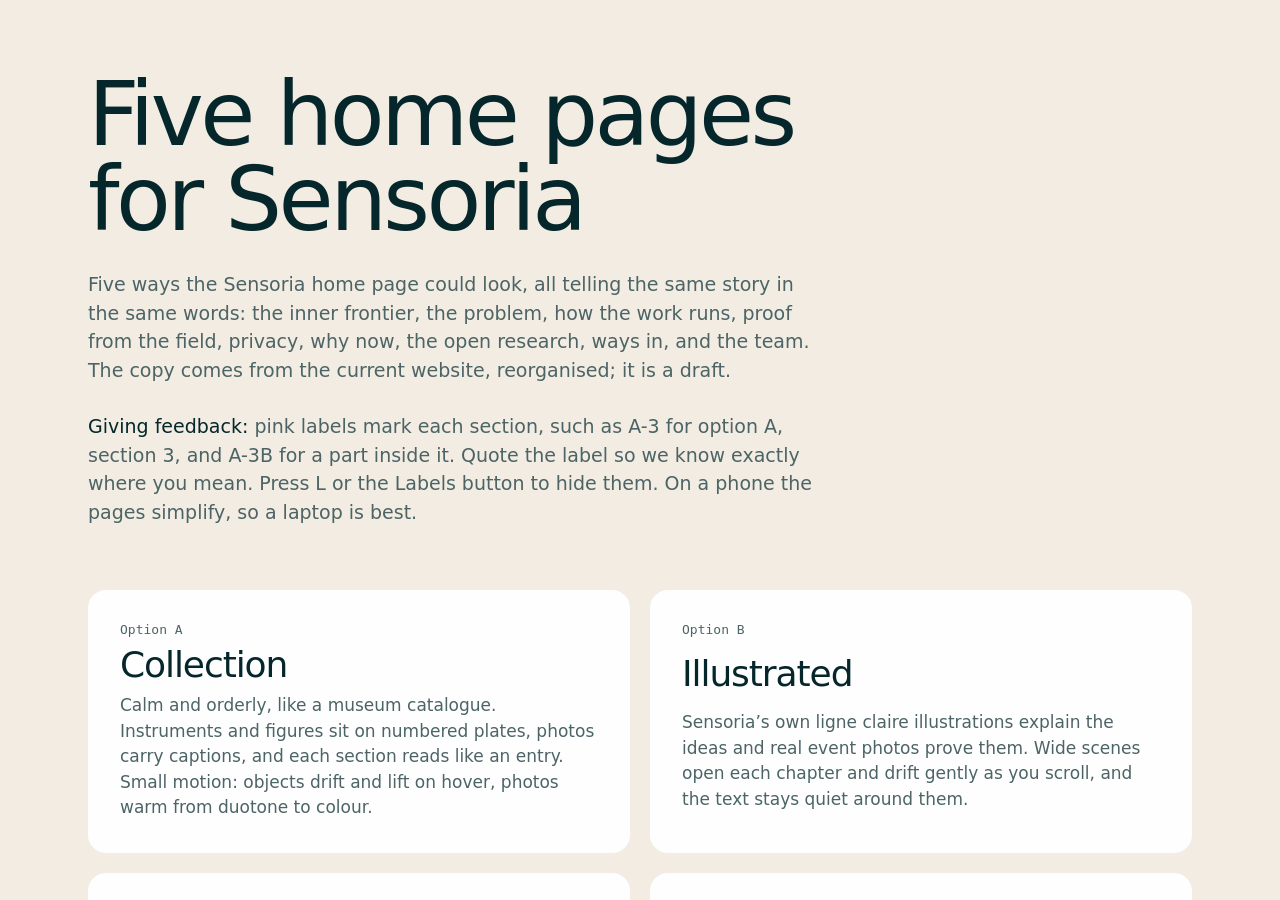
<file: index.html>
<!doctype html>
<meta charset="utf-8"><meta name="robots" content="noindex, nofollow"><title>Sensoria · Home page options</title>
<meta http-equiv="refresh" content="0; url=round-8/"><a href="round-8/">Sensoria home page options</a>
</file>
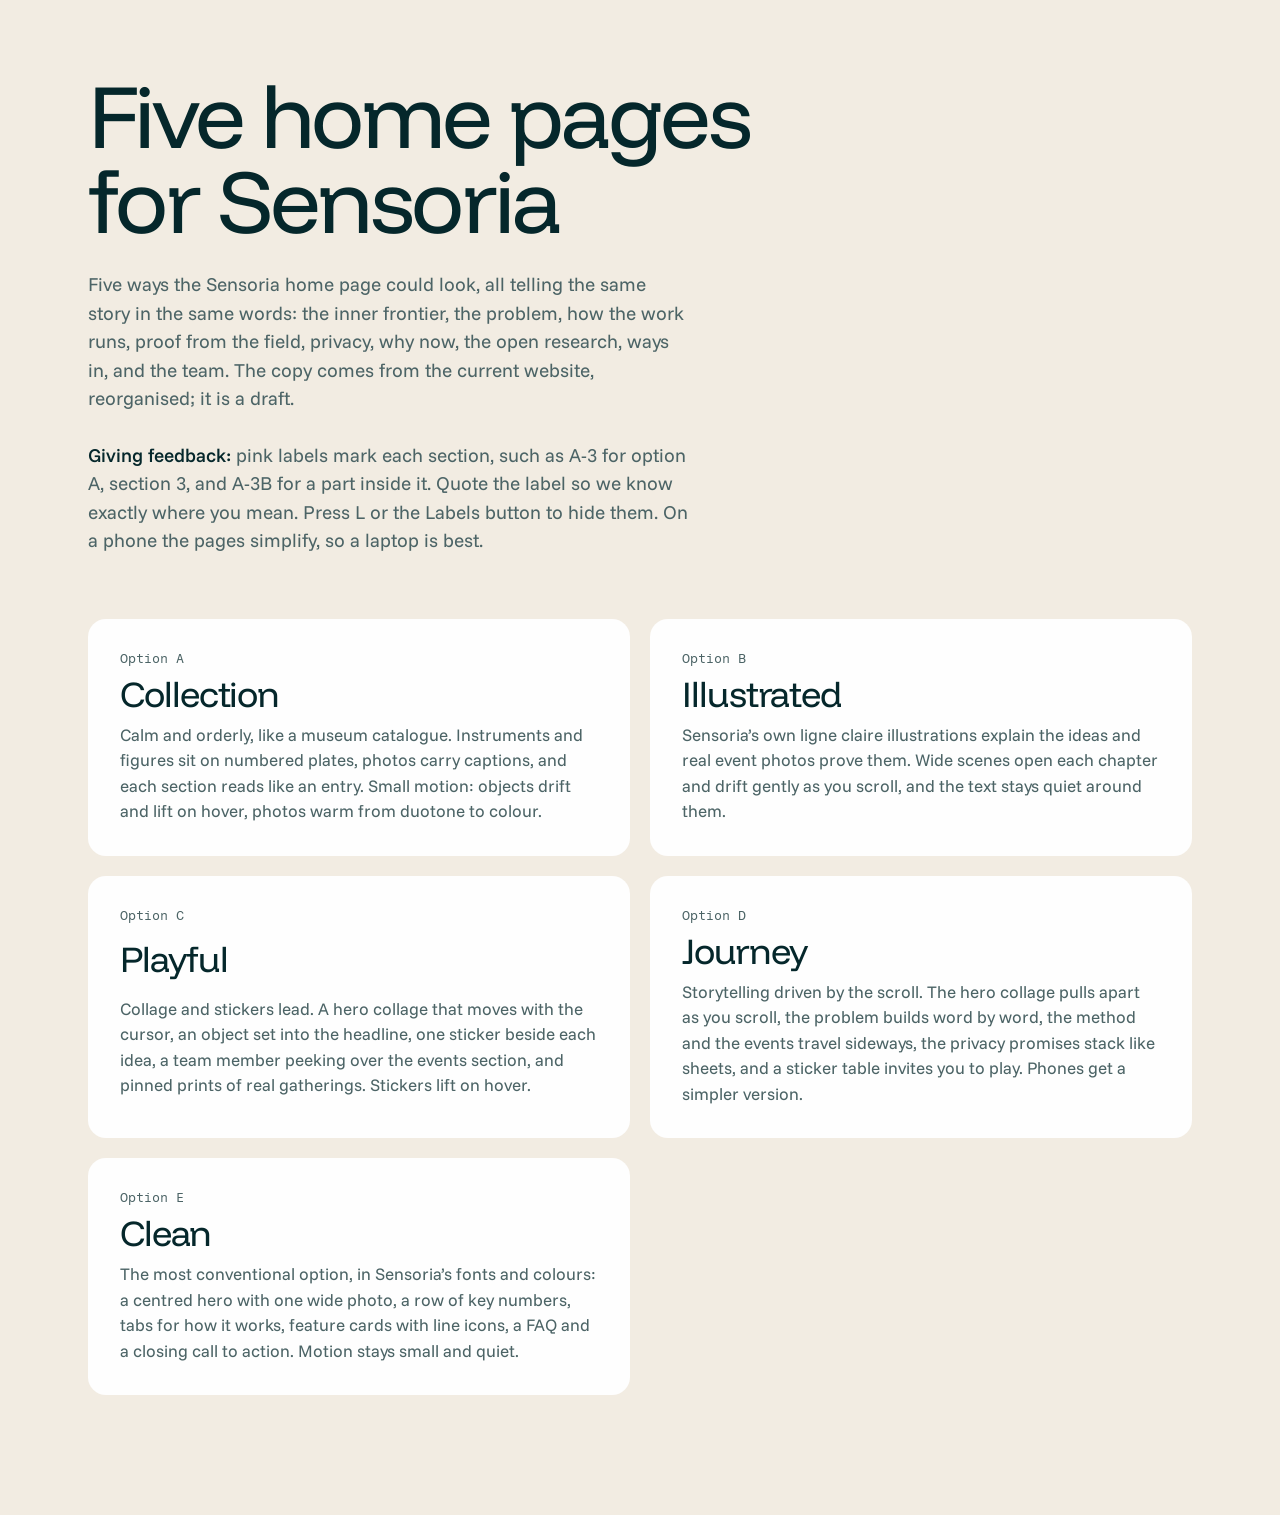
<file: round-8/index.html>
<!doctype html>
<html lang="en">
<head>
  <meta charset="utf-8">
  <meta name="viewport" content="width=device-width, initial-scale=1">
  <meta name="robots" content="noindex, nofollow">
  <title>Sensoria home page options</title>
  <link rel="stylesheet" href="https://fonts.googleapis.com/css2?family=Funnel+Display:wght@300..800&family=Funnel+Sans:wght@300..800&family=Fragment+Mono&display=swap">
  <style>
    :root { --ground: #F2ECE2; --ink: #05272B; --ink-2: #4C6466; }
    * { box-sizing: border-box; margin: 0; padding: 0; }
    html { background: var(--ground); color: var(--ink); }
    body { font: 17px/1.5 'Funnel Sans', system-ui, sans-serif; -webkit-font-smoothing: antialiased; }
    .wrap { max-width: 1200px; margin: 0 auto; padding: 72px 48px 120px; }
    h1 { font: 400 clamp(48px, 7vw, 96px)/.95 'Funnel Display', system-ui, sans-serif; letter-spacing: -.04em; max-width: 13ch; }
    .intro { max-width: 60ch; color: var(--ink-2); margin-top: 28px; font-size: 19px; }
    .grid { display: grid; grid-template-columns: 1fr 1fr; gap: 20px; margin-top: 64px; }
    .card { display: grid; gap: 10px; padding: 32px; border-radius: 18px; background: #FEFEFE; text-decoration: none; color: inherit; transition: transform .2s; }
    .card:hover { transform: translateY(-3px); }
    .card:focus-visible { outline: 2px solid var(--ink); outline-offset: 3px; }
    .card b { font: 400 13px 'Fragment Mono', monospace; color: var(--ink-2); }
    .card h2 { font: 400 36px/1 'Funnel Display', system-ui, sans-serif; letter-spacing: -.03em; }
    .card p { color: var(--ink-2); }
    @media (max-width: 760px) { .wrap { padding: 40px 16px 64px; } .grid { grid-template-columns: 1fr; } }
  </style>
</head>
<body>
  <main class="wrap">
    <h1>Five home pages for Sensoria</h1>
    <p class="intro">Five ways the Sensoria home page could look, all telling the same story in the same words: the inner frontier, the problem, how the work runs, proof from the field, privacy, why now, the open research, ways in, and the team. The copy comes from the current website, reorganised; it is a draft.</p>
    <p class="intro"><b style="color:var(--ink);font-weight:500">Giving feedback:</b> pink labels mark each section, such as A-3 for option A, section 3, and A-3B for a part inside it. Quote the label so we know exactly where you mean. Press L or the Labels button to hide them. On a phone the pages simplify, so a laptop is best.</p>
    <div class="grid" id="grid"></div>
  </main>
  <script>window.DIRECTIONS = [];</script>
  <script src="../round-5/directions/base.js"></script>
  <script src="../round-5/directions/kit.js"></script>
  <script src="content.js"></script>
  <script src="directions/collection.js"></script>
  <script src="directions/illustrated.js"></script>
  <script src="directions/playful.js"></script>
  <script src="directions/journey.js"></script>
  <script src="directions/clean.js"></script>
  <script>
    document.getElementById('grid').innerHTML = window.LAYOUTS.map((d, i) => `
      <a class="card" href="page.html?d=${d.id}"><b>Option ${String.fromCharCode(65 + i)}</b><h2>${d.name}</h2><p>${d.idea}</p></a>`).join('');
  </script>
</body>
</html>
</file>
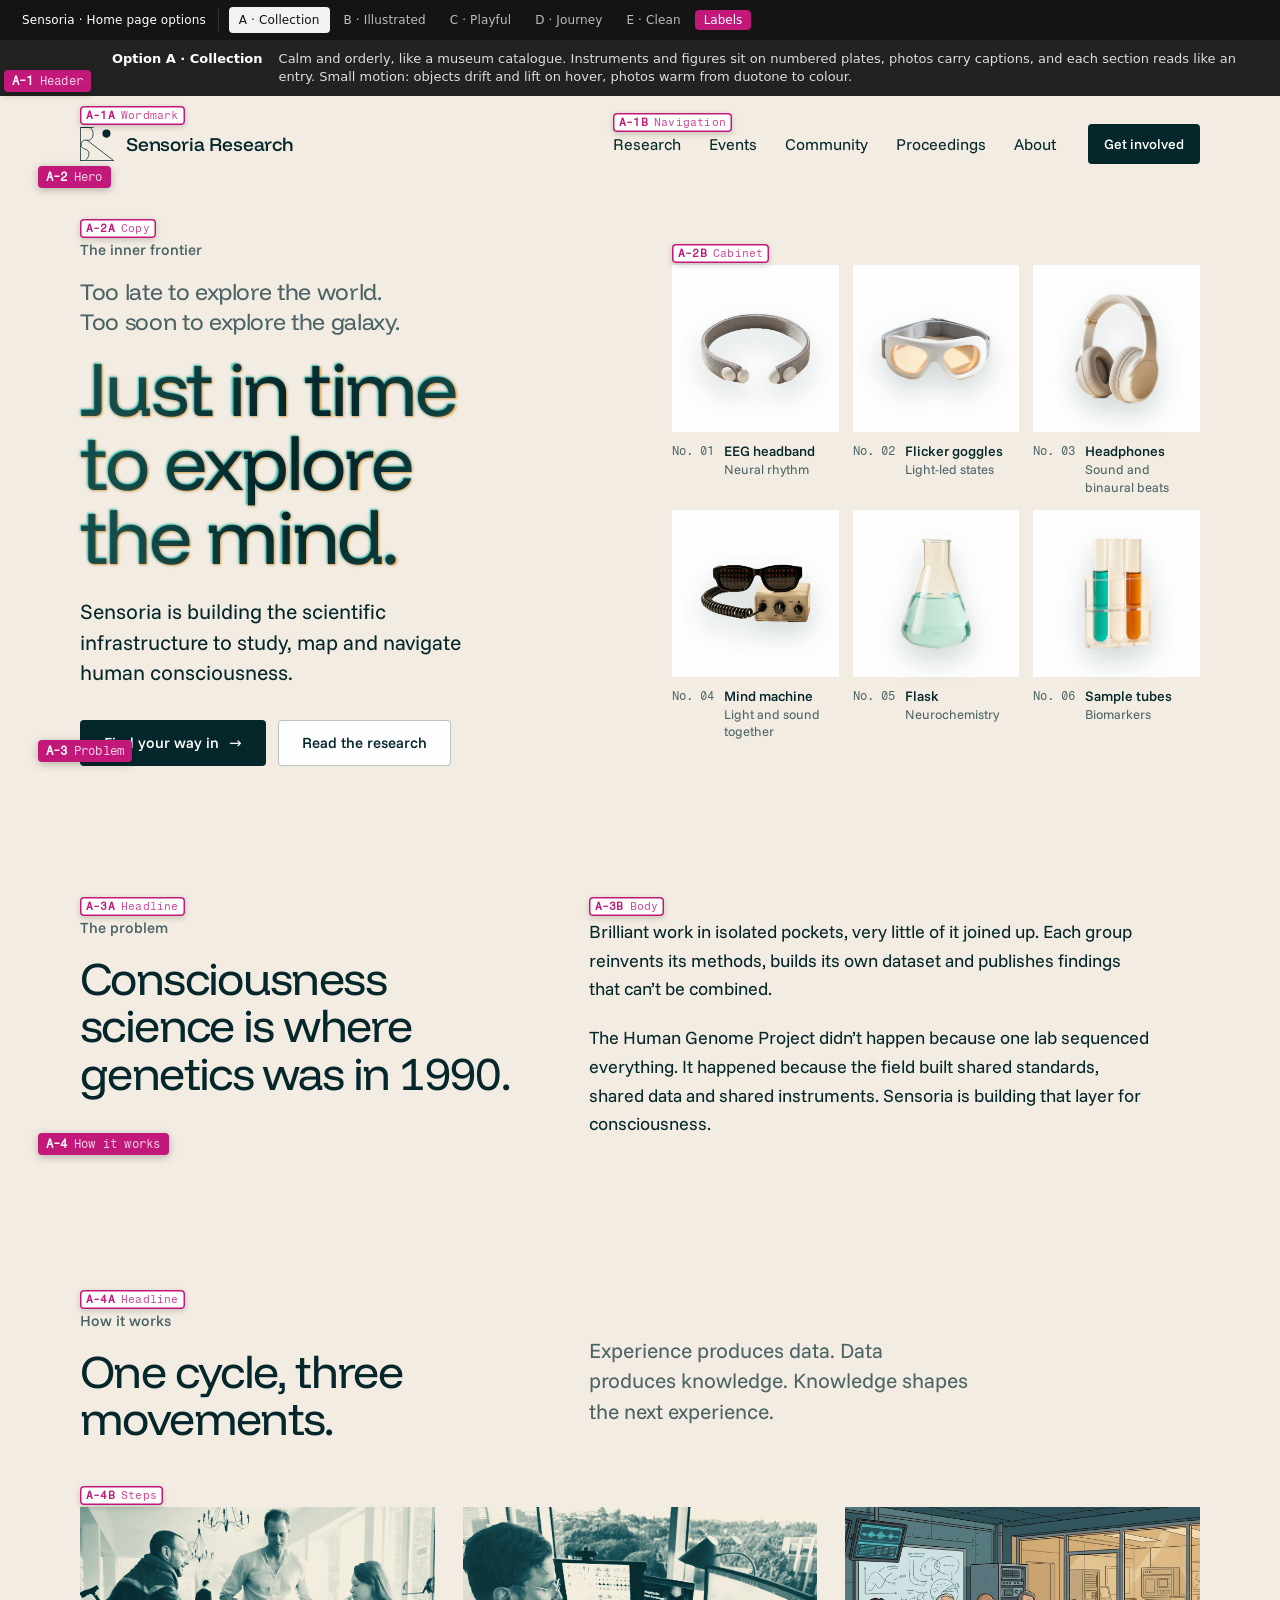
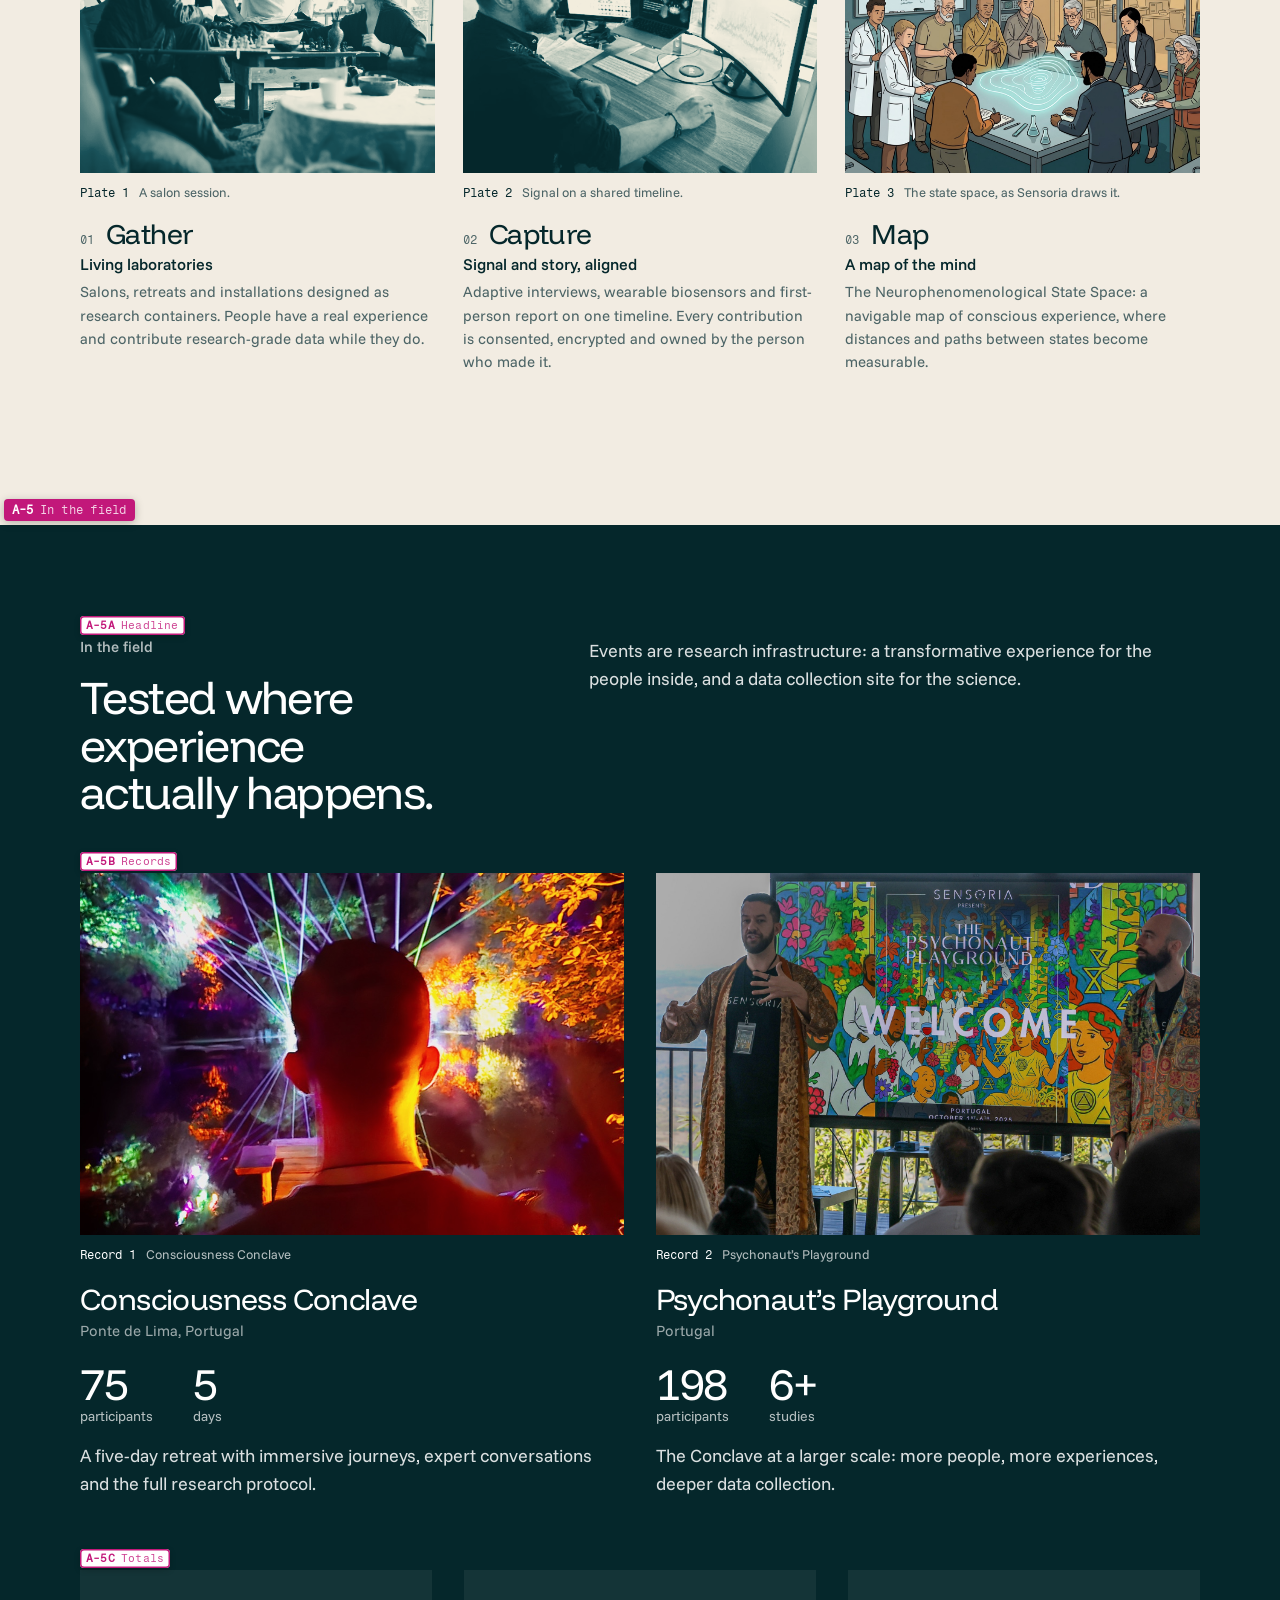
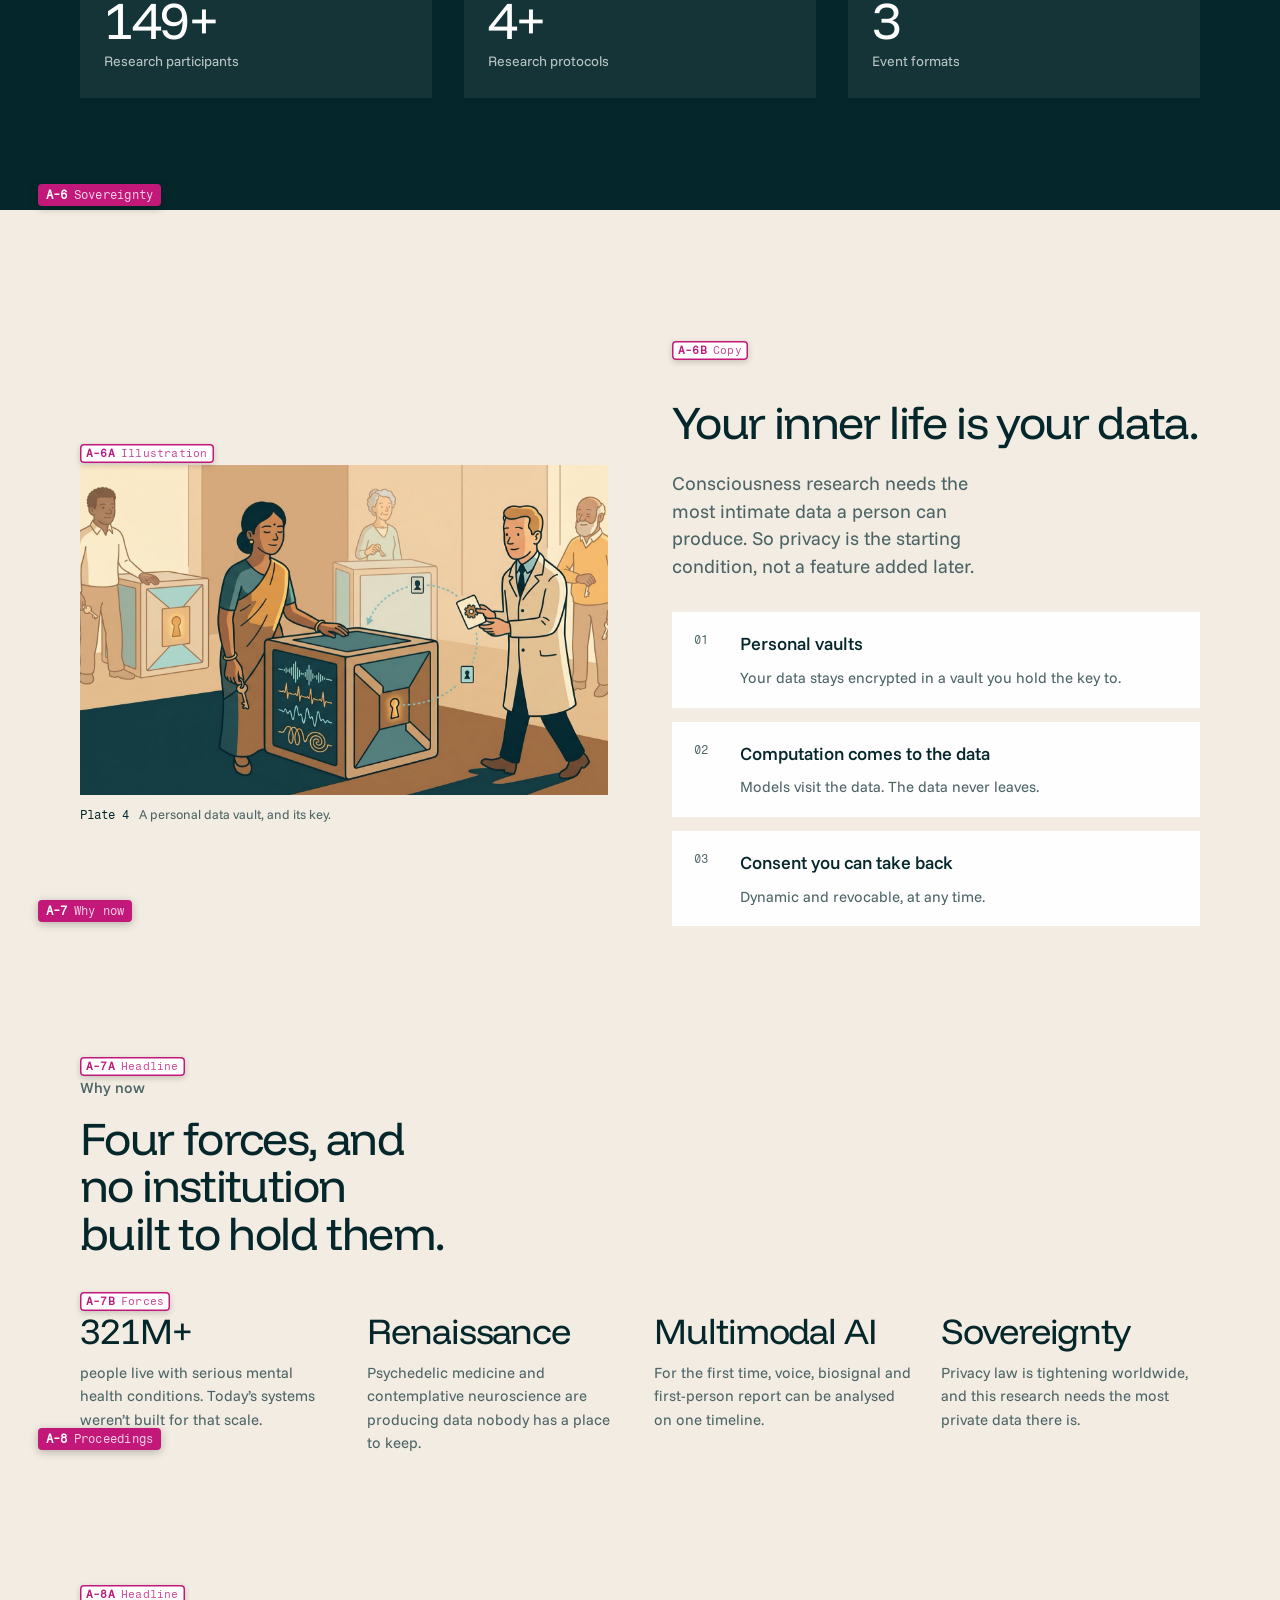
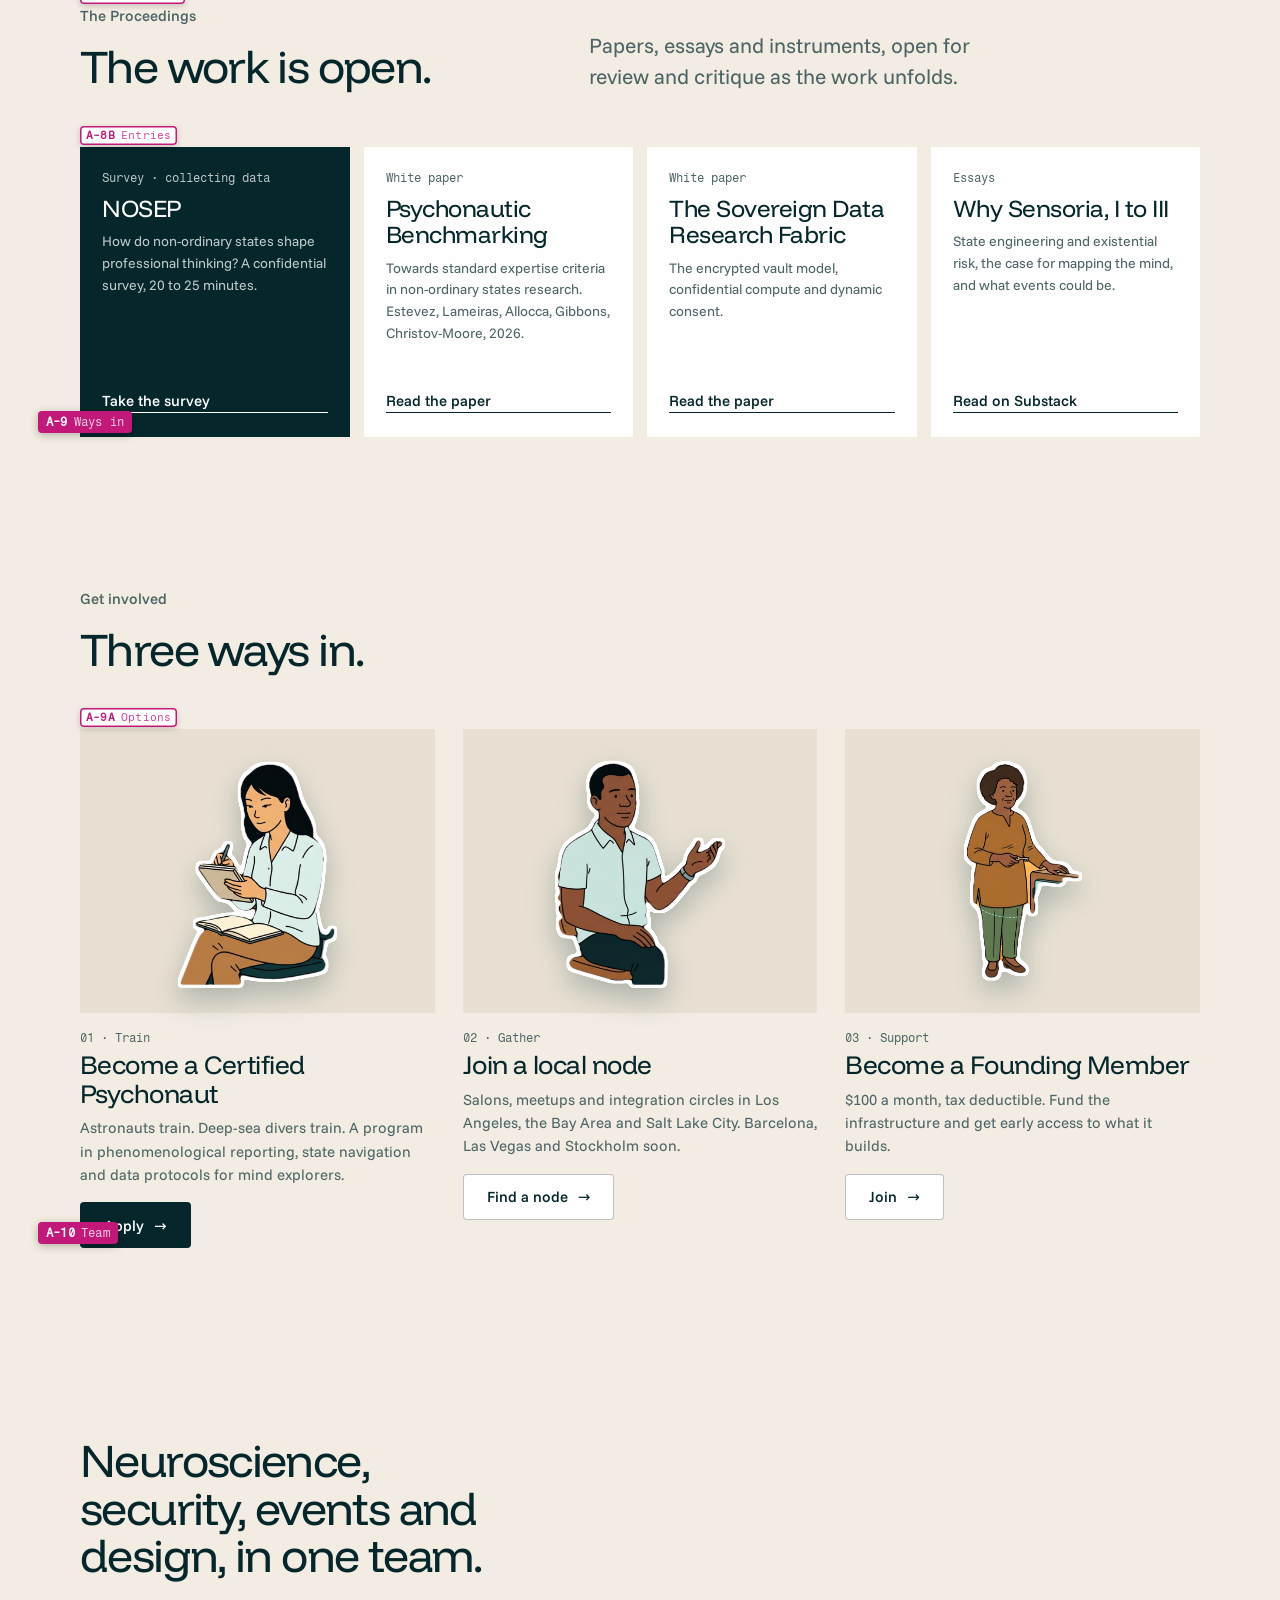
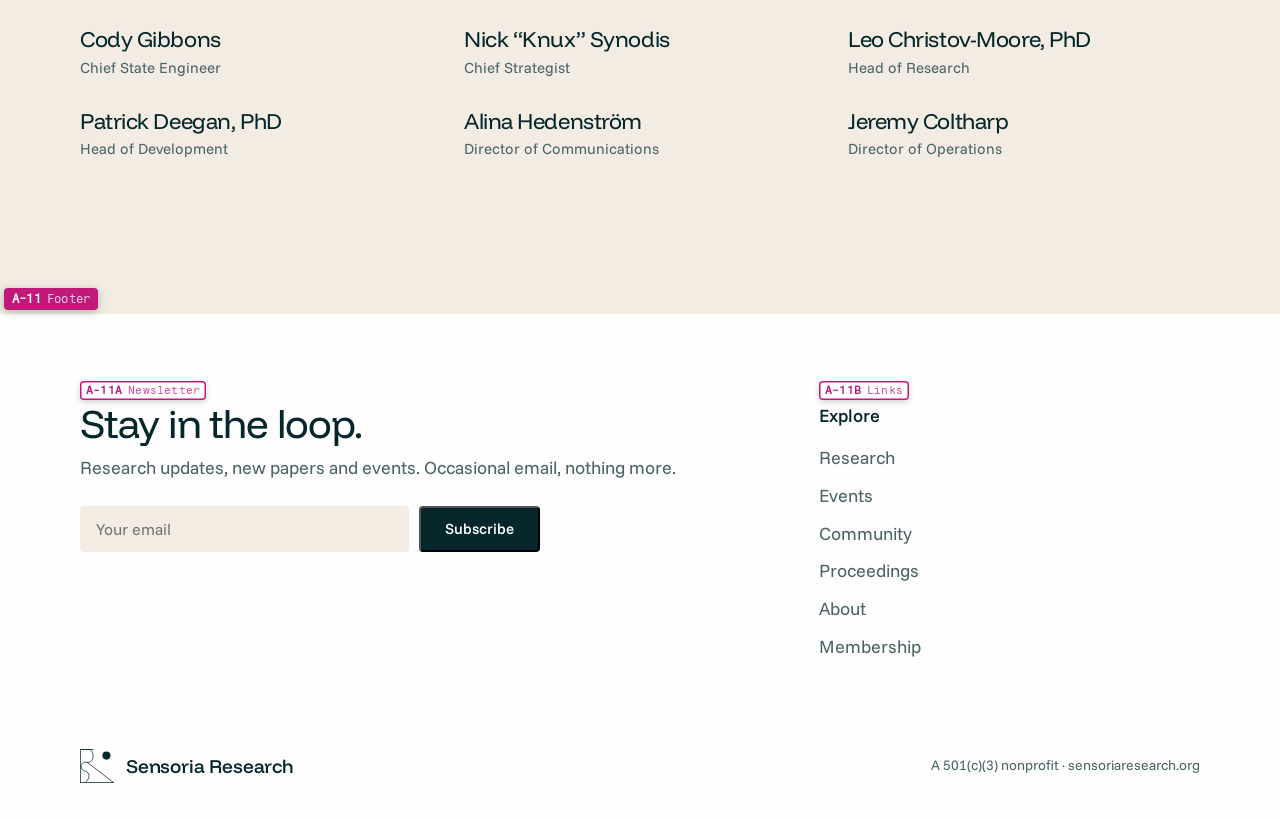
<file: round-8/page.html>
<!doctype html>
<html lang="en">
<head>
  <meta charset="utf-8">
  <meta name="viewport" content="width=device-width, initial-scale=1">
  <meta name="robots" content="noindex, nofollow">
  <title>Sensoria round 8</title>
  <link rel="preconnect" href="https://fonts.googleapis.com">
  <link rel="preconnect" href="https://fonts.gstatic.com" crossorigin>
  <link rel="stylesheet" href="https://fonts.googleapis.com/css2?family=Funnel+Display:wght@300..800&family=Funnel+Sans:ital,wght@0,300..800;1,300..800&family=Fragment+Mono&display=swap">
  <link rel="stylesheet" href="../round-5/core.css">
  <link rel="stylesheet" href="directions/journey.css">
  <style>
    .r5-intro { display: flex; gap: 16px; align-items: baseline; padding: 10px 16px 10px 112px; background: #222; color: #ddd; font: 13px/1.4 ui-sans-serif, system-ui, sans-serif; }
    .r5-intro b { color: #fff; font-weight: 600; white-space: nowrap; }
    html.rv-off .r5-intro { display: none; }
  </style>
</head>
<body>
  <svg class="defs" id="defs" aria-hidden="true"></svg>
  <div id="app"></div>
  <script>window.DIRECTIONS = [];</script>
  <script src="../round-5/directions/base.js"></script>
  <script src="../round-5/directions/kit.js"></script>
  <script src="content.js"></script>
  <script src="directions/collection.js"></script>
  <script src="directions/illustrated.js"></script>
  <script src="directions/playful.js"></script>
  <script src="directions/journey.js"></script>
  <script src="directions/clean.js"></script>
</body>
</html>
</file>
<file: round-5/core.css>
/* Shared skeleton for every round-1 direction.
   A direction only sets the custom properties below and adds its own treatment CSS.
   Layout, copy and sizes stay fixed so directions compare fairly. */

:root {
  --ground: #f2ede4;
  --ground-2: #e9e2d6;
  --ink: #1b1915;
  --ink-2: #5e574c;
  --line: rgba(27, 25, 21, .14);
  --line-strong: rgba(27, 25, 21, .32);
  --accent: #1b1915;
  --on-accent: #f2ede4;
  --font-display: system-ui;
  --font-text: system-ui;
  --font-lead: var(--font-text);
  --font-label: ui-monospace, monospace;
  --display-weight: 500;
  --display-tracking: -0.03em;
  --display-leading: .95;
  --display-case: none;
  --display-stretch: 100%;
  --label-tracking: .18em;
  --radius: 2px;
  --btn-radius: var(--radius);
  --bt-blur: .06em;
  --mx: 50%;
  --my: 50%;
  --grain: url("data:image/svg+xml,%3Csvg xmlns='http://www.w3.org/2000/svg' width='220' height='220'%3E%3Cfilter id='n'%3E%3CfeTurbulence type='fractalNoise' baseFrequency='.9' numOctaves='2' stitchTiles='stitch'/%3E%3CfeColorMatrix type='saturate' values='0'/%3E%3C/filter%3E%3Crect width='100%25' height='100%25' filter='url(%23n)'/%3E%3C/svg%3E");
}

*, *::before, *::after { box-sizing: border-box; }
* { margin: 0; padding: 0; }

html { background: var(--ground); color: var(--ink); }
body {
  font-family: var(--font-text);
  font-size: 18px;
  line-height: 1.55;
  -webkit-font-smoothing: antialiased;
  text-rendering: optimizeLegibility;
}
a { color: inherit; }
img { display: block; } /* no max-width: image layers are deliberately oversized to hide offset edges */
svg.defs { position: absolute; width: 0; height: 0; overflow: hidden; }

.wrap { max-width: 1280px; margin: 0 auto; padding: 0 48px; }

/* ---------- exploration toolbar (neutral, sits outside the brand) ---------- */
.toolbar {
  position: sticky; top: 0; z-index: 100;
  display: flex; align-items: center; gap: 4px;
  height: 40px; padding: 0 12px;
  background: #141414; color: #d8d8d8;
  font: 500 12px/1 ui-sans-serif, system-ui, -apple-system, sans-serif;
  letter-spacing: .01em;
}
.toolbar a { text-decoration: none; padding: 7px 10px; border-radius: 4px; color: #bdbdbd; }
.toolbar a:hover { background: #262626; color: #fff; }
.toolbar a[aria-current] { background: #f2f2f2; color: #111; }
.toolbar .tb-title { color: #fff; padding-right: 12px; margin-right: 6px; border-right: 1px solid #333; }
.toolbar .tb-spacer { flex: 1; }
.toolbar .tb-hint { color: #777; padding: 0 8px; }

/* ---------- shared type ---------- */
.eyebrow, .label {
  font-family: var(--font-label);
  font-size: 12px; line-height: 1.4;
  letter-spacing: var(--label-tracking);
  text-transform: uppercase;
  color: var(--ink-2);
}
.eyebrow { display: flex; gap: 14px; align-items: baseline; }
.eyebrow .num { color: var(--ink); }

.display, .h2, .slide-title, .vf-title {
  font-family: var(--font-display);
  font-weight: var(--display-weight);
  letter-spacing: var(--display-tracking);
  line-height: var(--display-leading);
  text-transform: var(--display-case);
  font-stretch: var(--display-stretch);
  text-wrap: balance;
}
.display { font-size: clamp(56px, 7vw, 100px); margin: 28px 0 32px; }
.h2 { font-size: clamp(40px, 4.4vw, 64px); margin: 20px 0 20px; }
.lead {
  font-family: var(--font-lead);
  font-size: 23px; line-height: 1.4;
  max-width: 32ch;
  text-wrap: pretty;
}
.body p { max-width: 62ch; margin-bottom: 1em; color: var(--ink); text-wrap: pretty; }

/* ---------- blur type: two stacked copies, a direction masks and colours them ---------- */
.bt { display: grid; position: relative; }
.bt > .bt-layer { grid-area: 1 / 1; }
/* masks clip to the layer's box, so give descenders and side fringes room without changing layout */
.bt > .bt-layer { padding: .12em .06em .2em; margin: -.12em -.06em -.2em; }
.bt-soft { user-select: none; pointer-events: none; }

/* ---------- buttons ---------- */
.btn {
  display: inline-flex; align-items: center; gap: 10px;
  height: 50px; padding: 0 24px;
  border-radius: var(--btn-radius);
  font: 500 15px/1 var(--font-text);
  text-decoration: none; white-space: nowrap;
  transition: transform .15s ease, background-color .15s ease;
}
.btn:active { transform: translateY(1px); }
.btn-primary { background: var(--accent); color: var(--on-accent); }
.btn-quiet { color: var(--ink); box-shadow: inset 0 0 0 1px var(--line-strong); }
.btn:focus-visible { outline: 2px solid var(--ink); outline-offset: 3px; }

/* ---------- site header ---------- */
.site-head {
  display: flex; align-items: center; gap: 40px;
  padding-top: 28px; padding-bottom: 28px;
  border-bottom: 1px solid var(--line);
}
.brand { display: flex; align-items: center; gap: 18px; text-decoration: none; color: var(--ink); }
.mark { width: 46px; height: 46px; flex: none; color: var(--ink); }
.wordmark {
  font-family: var(--font-label);
  font-size: 14px; letter-spacing: .34em; text-transform: uppercase;
}
.site-nav { margin-left: auto; display: flex; gap: 30px; }
.site-nav a {
  font-family: var(--font-label); font-size: 12px;
  letter-spacing: .14em; text-transform: uppercase;
  text-decoration: none; color: var(--ink-2);
}
.site-nav a:hover { color: var(--ink); }
.site-head .btn { height: 42px; padding: 0 18px; font-size: 14px; }

/* ---------- hero ---------- */
.hero {
  display: grid; grid-template-columns: 7fr 5fr; gap: 64px;
  align-items: end;
  padding-top: 72px; padding-bottom: 104px;
}
.actions { display: flex; gap: 12px; margin-top: 40px; flex-wrap: wrap; }
.hero-visual {
  position: relative; overflow: hidden;
  aspect-ratio: 4 / 5;
  border-radius: var(--radius);
  background: var(--ground-2);
}
.hero-visual > * { position: absolute; inset: 0; width: 100%; height: 100%; }

/* ---------- states list ---------- */
.states { padding-top: 96px; padding-bottom: 96px; border-top: 1px solid var(--line); }
.section-head { display: grid; grid-template-columns: 5fr 7fr; gap: 64px; align-items: end; margin-bottom: 56px; }
.section-head .lead { justify-self: start; }
.state-list { list-style: none; border-top: 1px solid var(--line-strong); }
.state-list li {
  display: grid; grid-template-columns: 56px 28px 1fr auto;
  align-items: baseline; gap: 0 12px;
  padding: 22px 0; border-bottom: 1px solid var(--line);
}
.state-num { font-family: var(--font-label); font-size: 12px; letter-spacing: .1em; color: var(--ink-2); }
.state-chip { width: 14px; height: 14px; border-radius: 50%; background: var(--c); align-self: center; }
.state-name { font-family: var(--font-display); font-size: 30px; line-height: 1.15; letter-spacing: calc(var(--display-tracking) * .5); font-weight: var(--display-weight); font-stretch: var(--display-stretch); }
.state-note { font-family: var(--font-lead); font-size: 18px; color: var(--ink-2); text-align: right; }

/* ---------- coordination ---------- */
.coord { padding-top: 96px; padding-bottom: 96px; border-top: 1px solid var(--line); }
.coord-grid { display: grid; grid-template-columns: 7fr 5fr; gap: 64px; }
.coord .h2 em { font-style: normal; color: var(--ink-2); }
.stats { display: grid; grid-template-columns: repeat(3, 1fr); gap: 32px; margin-top: 72px; }
.stat { border-top: 1px solid var(--line-strong); padding-top: 22px; }
.stat-big { font-family: var(--font-display); font-weight: var(--display-weight); font-stretch: var(--display-stretch); font-size: 64px; line-height: 1; letter-spacing: var(--display-tracking); color: var(--c); text-transform: var(--display-case); }
.stat .label { margin-top: 14px; display: block; }

/* ---------- collaborators + footer ---------- */
.collab { padding-top: 56px; padding-bottom: 56px; border-top: 1px solid var(--line); display: grid; grid-template-columns: 3fr 9fr; gap: 64px; }
.collab ul { list-style: none; display: grid; grid-template-columns: repeat(4, 1fr); gap: 24px; }
.collab li { font-family: var(--font-text); font-size: 15px; line-height: 1.35; padding-top: 14px; border-top: 1px solid var(--line); }
.site-foot { padding-top: 28px; padding-bottom: 40px; border-top: 1px solid var(--line); display: flex; justify-content: space-between; }

/* ---------- applied: spec, carousel, video ---------- */
.applied { background: var(--ground-2); padding: 96px 0 120px; border-top: 1px solid var(--line-strong); }
.applied-head { display: grid; grid-template-columns: 5fr 7fr; gap: 64px; align-items: end; margin-bottom: 64px; }
.applied-head h2 { font-family: var(--font-display); font-weight: var(--display-weight); font-stretch: var(--display-stretch); font-size: 56px; line-height: 1; letter-spacing: var(--display-tracking); margin-top: 16px; text-transform: var(--display-case); }
.applied-head p { font-family: var(--font-lead); font-size: 20px; line-height: 1.45; max-width: 46ch; }
.block { margin-top: 72px; }
.block-head { display: flex; justify-content: space-between; align-items: baseline; border-bottom: 1px solid var(--line-strong); padding-bottom: 12px; margin-bottom: 28px; }

.spec { display: grid; grid-template-columns: 5fr 4fr 3fr; gap: 48px; }
.swatches { display: grid; grid-template-columns: repeat(5, 1fr); gap: 10px; }
.swatch { display: grid; gap: 8px; }
.swatch i { display: block; aspect-ratio: 1; border-radius: var(--radius); background: var(--c); box-shadow: inset 0 0 0 1px var(--line); }
.swatch span { font-family: var(--font-label); font-size: 10px; letter-spacing: .06em; color: var(--ink-2); text-transform: uppercase; }
.spectrum-bar { display: grid; grid-template-columns: repeat(7, 1fr); height: 28px; margin-top: 18px; border-radius: var(--radius); overflow: hidden; }
.spectrum-bar i { background: var(--c); }
.spectrum-dark { background: #05272B; padding: 6px; gap: 6px; height: 40px; }
.spectrum-dark i { border-radius: 2px; }
.specimen { display: grid; gap: 18px; }
.specimen div { border-top: 1px solid var(--line); padding-top: 12px; }
.specimen .sp-display { font-family: var(--font-display); font-weight: var(--display-weight); font-stretch: var(--display-stretch); font-size: 40px; line-height: 1; letter-spacing: var(--display-tracking); text-transform: var(--display-case); }
.specimen .sp-text { font-family: var(--font-lead); font-size: 20px; line-height: 1.3; }
.specimen .sp-label { font-family: var(--font-label); font-size: 13px; letter-spacing: var(--label-tracking); text-transform: uppercase; }
.specimen .label { display: block; margin-top: 6px; font-size: 10px; }
.behaviors { list-style: none; display: grid; gap: 14px; }
.behaviors li { font-size: 15px; line-height: 1.45; border-top: 1px solid var(--line); padding-top: 12px; }
.behaviors b { display: block; font-family: var(--font-label); font-weight: 400; font-size: 11px; letter-spacing: var(--label-tracking); text-transform: uppercase; margin-bottom: 4px; }

/* carousel slides: designed at 1080 x 1350, sized in container units */
.slides { display: grid; grid-template-columns: 1fr 1fr; gap: 32px; }
.slide {
  container-type: inline-size;
  aspect-ratio: 4 / 5; position: relative; overflow: hidden;
  background: var(--ground); color: var(--ink);
  box-shadow: 0 1px 0 var(--line-strong), 0 24px 48px -32px rgba(0,0,0,.35);
}
.slide-inner { position: absolute; inset: 5.9cqw; display: flex; flex-direction: column; }
.slide-head { display: flex; align-items: center; gap: 3cqw; padding-bottom: 2.4cqw; border-bottom: 1px solid var(--line-strong); }
.slide-head .mark { width: 6.6cqw; height: 6.6cqw; }
.slide-head .wordmark { font-size: 2.1cqw; }
.slide-head .count { margin-left: auto; font-family: var(--font-label); font-size: 1.7cqw; letter-spacing: .2em; color: var(--ink-2); }
.slide .eyebrow { font-size: 1.6cqw; margin-top: 3cqw; }
.slide-body { flex: 1; display: grid; grid-template-columns: minmax(0, 1.25fr) minmax(0, 1fr); gap: 4cqw; margin-top: 3.5cqw; min-height: 0; }
.slide-title { font-size: 8.4cqw; }
.slide-sub { font-family: var(--font-lead); font-size: 3.3cqw; line-height: 1.32; margin-top: 4cqw; }
.slide-kicker { font-family: var(--font-lead); font-size: 4.6cqw; margin-top: auto; font-style: italic; }
.slide-art { position: relative; overflow: hidden; border-radius: var(--radius); background: var(--ground-2); }
.slide-art > * { position: absolute; inset: 0; width: 100%; height: 100%; }
.slide-foot { border-top: 1px solid var(--line-strong); padding-top: 2cqw; display: flex; justify-content: space-between; font-family: var(--font-label); font-size: 1.5cqw; letter-spacing: .18em; text-transform: uppercase; color: var(--ink-2); }
.slide-states { list-style: none; margin-top: 3cqw; border-top: 1px solid var(--line-strong); }
.slide-states li { display: grid; grid-template-columns: 6cqw 3cqw 1fr auto; align-items: baseline; gap: 1cqw; padding: 2.15cqw 0; border-bottom: 1px solid var(--line); }
.slide-states .state-num { font-size: 1.4cqw; }
.slide-states .state-chip { width: 1.7cqw; height: 1.7cqw; }
.slide-states .state-name { font-size: 3.6cqw; }
.slide-states .state-note { font-size: 2.3cqw; }
.slide-col { display: flex; flex-direction: column; min-height: 0; }

/* video frames: designed at 1080 x 1920 */
.frames { display: grid; grid-template-columns: repeat(var(--fcount, 3), 1fr); gap: 24px; }
.frame-wrap figcaption { margin-top: 16px; }
.frame-wrap figcaption b { display: block; font-family: var(--font-label); font-weight: 400; font-size: 11px; letter-spacing: var(--label-tracking); text-transform: uppercase; color: var(--ink-2); margin-bottom: 6px; }
.frame-wrap figcaption span { font-size: 15px; line-height: 1.45; }
.vf {
  container-type: inline-size;
  aspect-ratio: 9 / 16; position: relative; overflow: hidden;
  background: var(--ground); color: var(--ink);
  border-radius: 10px;
  box-shadow: 0 24px 48px -30px rgba(0,0,0,.45);
}
.vf > .layer { position: absolute; inset: 0; width: 100%; height: 100%; }
.vf img.layer { object-fit: cover; }
.vf-title { font-size: 12.5cqw; }
.vf-safe { position: absolute; inset: 8cqw 7cqw 12cqw; display: flex; flex-direction: column; }
.cap {
  position: absolute; left: 7cqw; right: 7cqw; bottom: 22cqw;
  font-family: var(--font-text); font-weight: 600;
  font-size: 6.4cqw; line-height: 1.2; text-align: center; text-wrap: balance;
}
.badge { position: absolute; left: 7cqw; top: 9cqw; display: flex; flex-direction: column; gap: 1cqw; }
.badge b { font-family: var(--font-text); font-weight: 600; font-size: 4.4cqw; line-height: 1.1; }
.badge span { font-family: var(--font-label); font-size: 2.7cqw; letter-spacing: .14em; text-transform: uppercase; }

.grain::after {
  content: ""; position: absolute; inset: 0; pointer-events: none;
  background: var(--grain); mix-blend-mode: multiply; opacity: var(--grain-amt, .22);
}

@media (prefers-reduced-motion: reduce) {
  *, *::before, *::after { animation-duration: 0s !important; animation-iteration-count: 1 !important; transition-duration: 0s !important; }
}

/* ---------- smaller screens ---------- */
@media (max-width: 960px) {
  .wrap { padding: 0 20px; }
  .site-nav { display: none; }
  .hero, .section-head, .coord-grid, .collab, .applied-head, .spec { grid-template-columns: 1fr; gap: 32px; }
  .hero { padding-top: 40px; padding-bottom: 64px; }
  .collab ul { grid-template-columns: 1fr 1fr; }
  .stats { grid-template-columns: 1fr; }
  .state-list li { grid-template-columns: 40px 24px 1fr; }
  .state-note { grid-column: 3; text-align: left; }
  .state-name { font-size: 24px; }
  .slides { grid-template-columns: 1fr; }
  .frames { grid-template-columns: 1fr 1fr; }
  .toolbar .tb-hint, .toolbar .tb-dir { display: none; }
}
</file>
<file: round-8/directions/journey.css>
/* 8D Journey: the techniques demo (final/techniques.css) adapted as Sensoria's home page. Only applies inside
   html[data-layout="journey"]-rendered markup (all classes are t-*). --p (0 to 1) is each scroll section's progress. */
:root { --tb: 40px; --grain: none; --stage: radial-gradient(ellipse 70% 60% at 42% 45%, #1F5D64 0%, #0A3238 55%, #05272B 100%); }

/* review notes, shown with the labels (L key or the Labels button) */
.tech { position: absolute; z-index: 40; right: 16px; top: 16px; max-width: 360px; padding: 10px 12px; border-radius: 6px;
  background: #fff; box-shadow: inset 0 0 0 1.5px #C2187A, 0 6px 18px rgba(0,0,0,.12);
  font: 12px/1.45 ui-sans-serif, system-ui, sans-serif; color: #3a2a33; }
.tech b { display: block; color: #C2187A; font: 600 11px ui-monospace, monospace; letter-spacing: .04em; margin-bottom: 4px; text-transform: uppercase; }
html.rv-off .tech { display: none; }
[data-layout="journey"] section { position: relative; }

/* pinned stage shared by the scroll-driven sections */
.t-pin { position: sticky; top: var(--tb); height: calc(100vh - var(--tb)); overflow: hidden; }

/* 1 · depth hero */
.t-depth { height: 260vh; }
.t-depth-grid { display: grid; grid-template-columns: 6fr 6fr; gap: 48px; align-items: center; height: 100%; }
.t-depth-copy { position: relative; z-index: 5; }
.t-depth-copy .display { margin: 20px 0 24px; }
.t-depth-stage { position: relative; height: min(78%, 640px); }
.t-depth .plane { transform: scale(calc(1 + var(--p, 0) * var(--z))); opacity: calc(1 - var(--p, 0) * var(--f)); transform-origin: 78% 46%; will-change: transform, opacity; }
.t-scrollcue { position: absolute; left: 50%; bottom: 24px; translate: -50% 0; font: 11px var(--font-label); letter-spacing: .2em; text-transform: uppercase; color: var(--ink-2); opacity: calc(1 - var(--p, 0) * 4); }
.t-scrollcue::after { content: ""; display: block; width: 1px; height: 28px; margin: 8px auto 0; background: var(--ink-2); }

/* 2 · horizontal scroll */
.t-h .t-pin { display: flex; flex-direction: column; justify-content: center; gap: 36px; }
.t-h .t-pin > .wrap { width: 100%; }
.t-h-head { display: grid; grid-template-columns: 7fr 5fr; gap: 64px; align-items: end; width: 100%; }
.t-h-head .h2 { margin: 16px 0 0; }
.t-track { display: flex; gap: 24px; width: max-content; padding: 0 max(48px, calc((100vw - 1280px) / 2 + 48px)); will-change: transform; }
.t-panel { position: relative; width: min(440px, 34vw); height: min(46vh, 420px); flex: none; display: grid; grid-template-rows: 1fr auto auto auto; gap: 8px;
  background: var(--ground-2); border-radius: 10px; padding: 24px 26px 28px; box-shadow: 0 1px 0 var(--line-strong), 0 24px 40px -30px rgba(5,39,43,.45); }
.t-panel-img { position: relative; min-height: 0; }
.t-panel-img img { position: absolute; inset: 0; width: 100%; height: 100%; object-fit: contain; filter: var(--edge) drop-shadow(0 12px 14px rgba(5,39,43,.3)); transition: transform .35s cubic-bezier(.3,1.5,.5,1); }
.t-panel:hover .t-panel-img img { transform: scale(1.08) rotate(-4deg); }
.t-panel-num { display: inline-flex; align-items: center; gap: 8px; font: 12px var(--font-label); letter-spacing: .1em; color: var(--ink-2); }
.t-panel-num i { width: 9px; height: 9px; border-radius: 50%; background: var(--c); }
.t-panel h3 { font: 400 32px/1.05 var(--font-display); letter-spacing: -.025em; }
.t-panel p { font-size: 16px; line-height: 1.45; color: var(--ink-2); }
.t-panel-end { background: transparent; box-shadow: inset 0 0 0 1px var(--line-strong); align-content: end; grid-template-rows: auto auto; }
.t-panel-end h3 { font-size: 64px; }
.t-rail { position: relative; display: grid; grid-template-columns: repeat(7, 1fr); align-items: center; height: 18px; }
.t-rail::before { content: ""; position: absolute; left: 0; right: 0; top: 50%; height: 2px; translate: 0 -50%; background: rgba(5,39,43,.08); border-radius: 2px; }
.t-rail b { position: absolute; left: 0; top: 50%; height: 2px; translate: 0 -50%; width: calc(var(--rail, 0) * 100%); background: var(--ink); }
.t-rail i { position: relative; z-index: 1; justify-self: center; width: 10px; height: 10px; border-radius: 50%; background: var(--ground); box-shadow: inset 0 0 0 1.5px var(--line-strong); transition: background .2s, box-shadow .2s, transform .2s; }
.t-rail i.on { background: var(--c); box-shadow: none; transform: scale(1.3); }

/* 3 · a sentence that builds, on the one teal surface */
.t-words { height: 240vh; background: #05272B; color: #FEFEFE; }
.t-words .t-pin { background: var(--stage); display: flex; align-items: center; }
.t-words .t-pin::after { content: ""; position: absolute; inset: 0; background: var(--grain); mix-blend-mode: soft-light; opacity: .5; pointer-events: none; }
.t-words .wrap { position: relative; z-index: 1; width: 100%; }
.t-words .eyebrow, .t-words .eyebrow .num, .t-words .label { color: rgba(254,254,254,.7); }
.t-sentence { font: 400 clamp(48px, 6.4vw, 96px)/1.04 var(--font-display); letter-spacing: -.035em; max-width: 15ch; margin-top: 28px; text-wrap: balance; }
.t-w { color: rgba(254,254,254,.16); transition: color .35s; }
.t-w.on { color: #FEFEFE; }
.t-wsticker { display: inline-block; transform: scale(0) rotate(-20deg); transition: transform .4s cubic-bezier(.3,1.6,.5,1); }
.t-w.on .t-wsticker { transform: none; }
.t-stats { display: grid; grid-template-columns: repeat(3, 1fr); gap: 32px; margin-top: 64px; opacity: 0; translate: 0 16px; transition: opacity .5s, translate .5s; }
.t-words.done .t-stats { opacity: 1; translate: 0 0; }
.t-stats div { background: rgba(254,254,254,.06); padding: 22px; display: grid; gap: 10px; }
.t-stats b { font: 400 56px/1 var(--font-display); letter-spacing: -.035em; }

/* 4 · stacked sheets (CSS only) */
.t-sheets { padding-top: 120px; padding-bottom: 80px; }
.t-sheets-head { margin-bottom: 48px; }
.t-sheet { position: sticky; top: calc(var(--tb) + 40px + var(--i) * 26px); margin-bottom: 30vh; display: grid; grid-template-columns: 7fr 5fr; gap: 36px; align-items: center;
  background: #FEFEFE; border-radius: 6px; padding: 20px 28px 20px 20px; rotate: var(--r); box-shadow: 0 -2px 0 rgba(5,39,43,.04), 0 30px 50px -30px rgba(5,39,43,.5); }
.t-sheet:last-of-type { margin-bottom: 80px; }
.t-sheet .print { box-shadow: none; padding: 0 0 7%; }
.t-sheet .print img { height: auto; aspect-ratio: 16 / 9; }
.t-sheet .print figcaption { left: 0; bottom: 0; }
.t-sheet-copy h3 { font: 400 40px/1.05 var(--font-display); letter-spacing: -.03em; margin: 10px 0 10px; }
.t-sheet-copy p { color: var(--ink-2); max-width: 32ch; }
.t-sheet .t-sheet-stk { right: 24px; bottom: -28px; height: 120px; width: auto; }

/* 5 · sticker playground */
.t-play { padding-top: 120px; padding-bottom: 120px; }
.t-play-grid { display: grid; grid-template-columns: 5fr 7fr; gap: 64px; align-items: center; }
.t-play-copy .h2 { margin: 16px 0 16px; }
.t-reset { margin-top: 28px; cursor: pointer; border: 0; font: 500 15px var(--font-text); }
.t-board { position: relative; aspect-ratio: 16 / 10; }
.t-board .print { position: absolute; }
.t-board-layer { position: absolute; inset: 0; z-index: 5; }
.t-placed { position: absolute; height: 30%; width: auto; max-width: 30%; object-fit: contain; transform: translate(-50%, -50%); cursor: grab; touch-action: none;
  filter: var(--edge) drop-shadow(0 10px 12px rgba(5,39,43,.35)); transition: scale .2s; }
.t-placed.t-lift { scale: 1.08; cursor: grabbing; filter: var(--edge) drop-shadow(0 22px 22px rgba(5,39,43,.4)); }
.t-ghost { position: absolute; z-index: 9999; height: 120px; width: auto; max-width: 160px; transform: translate(-50%, -50%) rotate(-6deg); pointer-events: none;
  filter: var(--edge) drop-shadow(0 24px 24px rgba(5,39,43,.4)); }
.t-tray { display: flex; flex-wrap: wrap; gap: 12px; margin-top: 36px; padding: 16px; background: #E8E1D3; border-radius: 10px; }
.t-tray-item { width: 96px; height: 96px; display: grid; place-items: center; border: 0; border-radius: 8px; background: transparent; cursor: grab; touch-action: none; }
.t-tray-item img { max-width: 72px; max-height: 72px; object-fit: contain; filter: var(--edge) drop-shadow(0 6px 8px rgba(5,39,43,.28)); transition: transform .3s cubic-bezier(.3,1.5,.5,1); }
.t-tray-item:hover img, .t-tray-item:focus-visible img { transform: scale(1.12) rotate(-5deg); }
.t-tray-item:focus-visible { outline: 2px solid var(--ink); outline-offset: 2px; }

/* 6 · split screen */
.t-split { padding-top: 120px; padding-bottom: 120px; }
.t-split-grid { display: grid; grid-template-columns: 5fr 7fr; gap: 64px; align-items: start; }
.t-split-pin { position: sticky; top: calc(var(--tb) + 80px); }
.t-split-pin .h2 { margin: 16px 0 16px; }
.t-qa { display: grid; gap: 28vh; padding: 12vh 0 20vh; }
.t-q { position: relative; background: #FEFEFE; border-radius: 8px; padding: 32px 32px 36px; box-shadow: 0 24px 40px -30px rgba(5,39,43,.45); }
.t-q .cut { right: 28px; top: -48px; height: 96px; width: auto; }
.t-q h3 { font: 400 30px/1.1 var(--font-display); letter-spacing: -.02em; max-width: 18ch; margin-bottom: 12px; }
.t-q p { color: var(--ink-2); max-width: 52ch; }

/* 7 · marquee */
.t-marquee { padding: 72px 0 56px; overflow: hidden; }
.t-band { margin-top: 24px; }
.t-band-row { display: flex; align-items: center; gap: 40px; width: max-content; animation: t-marquee 48s linear infinite; }
.t-band:hover .t-band-row { animation-play-state: paused; }
.t-band-row span { font: 400 40px/1 var(--font-display); letter-spacing: -.025em; white-space: nowrap; }
.t-band .cut { position: static; height: 52px; width: auto; }
@keyframes t-marquee { to { transform: translateX(-50%); } }

/* flat version: phones and reduced motion (set by techniques.js) */
html.t-flat .t-depth, html.t-flat .t-words { height: auto; }
html.t-flat .t-pin { position: relative; top: auto; height: auto; overflow: visible; padding: 72px 0; }
html.t-flat .t-depth .plane { transform: none; opacity: 1; }
html.t-flat .t-depth-stage { height: auto; aspect-ratio: 4 / 5; }
html.t-flat .t-scrollcue { display: none; }
html.t-flat .t-h .t-pin { padding-bottom: 48px; }
html.t-flat .t-track { width: auto; overflow-x: auto; scroll-snap-type: x mandatory; padding-bottom: 12px; transform: none; }
html.t-flat .t-panel { scroll-snap-align: center; }
html.t-flat .t-rail { display: none; }
html.t-flat .t-sheet { position: relative; top: auto; margin-bottom: 32px; }
@media (prefers-reduced-motion: reduce) {
  .t-band-row { animation: none; flex-wrap: wrap; width: auto; padding: 0 48px; }
  .t-band-row > :nth-child(n+9) { display: none; }
  .t-w, .t-wsticker, .t-stats, .t-panel-img img, .t-tray-item img { transition: none; }
}
@media (max-width: 760px) {
  .t-depth-grid, .t-h-head, .t-play-grid, .t-split-grid, .t-sheet { grid-template-columns: 1fr; gap: 24px; }
  .t-panel { width: 78vw; height: 420px; }
  .t-track { padding: 0 16px; }
  .t-split-pin { position: relative; top: auto; }
  .t-qa { gap: 48px; padding: 24px 0; }
  .t-stats { grid-template-columns: 1fr; gap: 16px; }
  .tech { position: relative; right: auto; top: auto; margin: 12px 16px; max-width: none; }
  .t-sheet .t-sheet-stk { height: 84px; }
}

/* journey additions */
.t-depth-copy .display { margin: 0 0 0; }
.t-panel.ph { padding: 0 0 24px; overflow: hidden; grid-template-rows: 1fr auto auto auto; }
.t-panel.ph .t-panel-img { margin-bottom: 14px; }
.t-panel.ph .t-panel-img img { object-fit: cover; filter: none; }
.t-panel.ph .t-panel-img img.duo { filter: brightness(1.3) url(#r2-duo); }
.t-panel.ph:hover .t-panel-img img { transform: scale(1.04); }
.t-panel.ph > :not(.t-panel-img) { padding: 0 24px; }
.t-panel .facts { font: 500 14px var(--font-text); color: var(--ink); }
.t-sentence .dim { color: inherit; }
.t-split-pin .actions { margin-top: 28px; }
.t-q .k { display: block; font: 12px var(--font-label); color: var(--ink-2); margin-bottom: 8px; }
.t-q .btn { margin-top: 20px; }
.t-band-row span { font-size: 34px; }
.t-band-row span b { font-weight: 400; color: var(--ink-2); margin-right: .3em; }
.t-team { padding-top: 120px; }
html.t-flat .t-panel.ph { height: auto; }
html.t-flat .t-panel.ph .t-panel-img { aspect-ratio: 4 / 3; }
[data-layout="journey"] .w8-head { position: relative; top: auto; }
[data-layout="journey"] .t-sheets { padding-top: 140px; padding-bottom: 80px; }
[data-layout="journey"] .t-split, [data-layout="journey"] .t-play { padding-top: 140px; padding-bottom: 140px; }
[data-layout="journey"] .t-team { padding-top: 40px; }
.t-words .h-kick { color: rgba(254,254,254,.7); }
@media (max-width: 760px) { [data-layout="journey"] .t-sheets, [data-layout="journey"] .t-split, [data-layout="journey"] .t-play { padding-top: 72px; padding-bottom: 72px; } }
</file>
